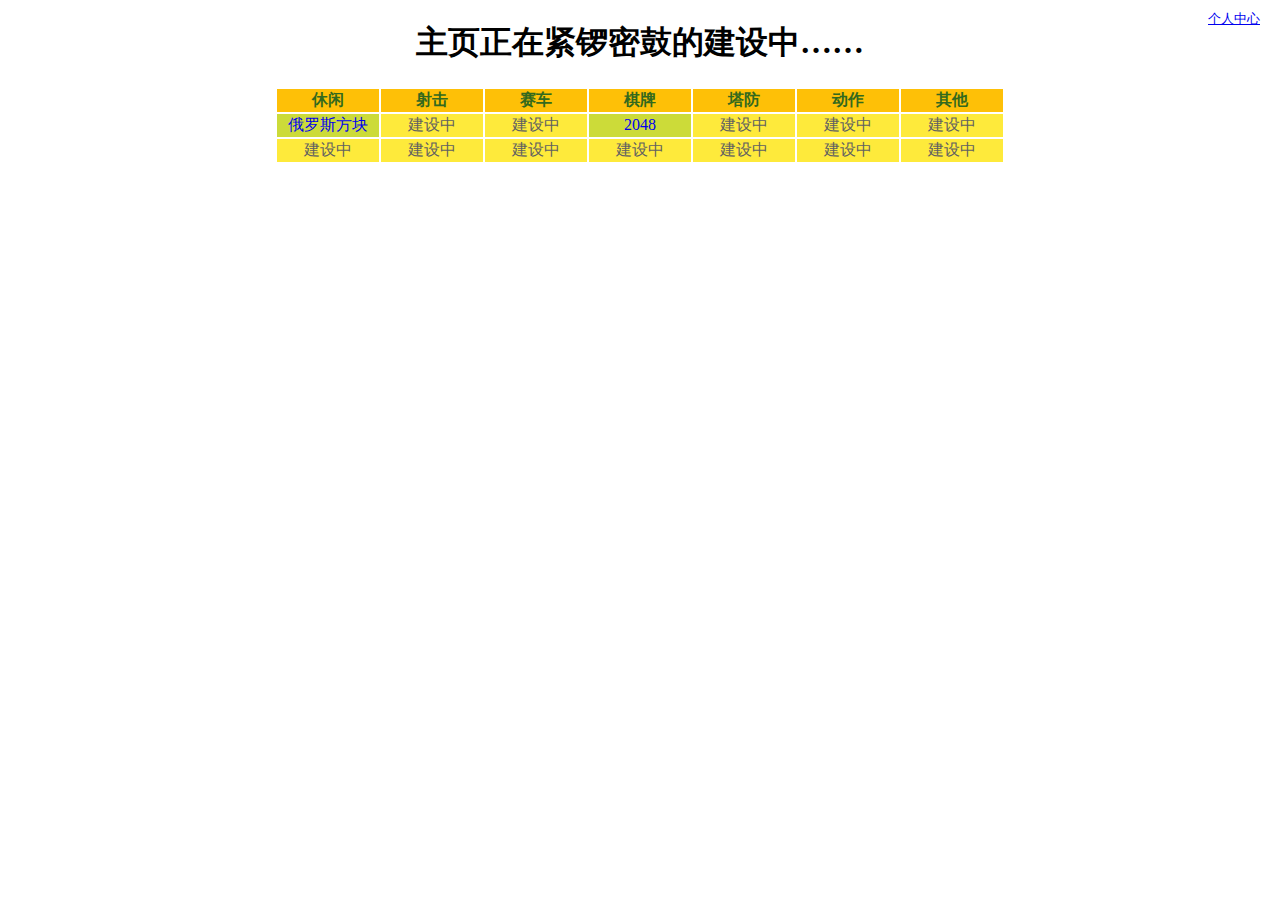
<file: index.html>
<!doctype html>
<html>
	<head>
		<meta charset="utf-8">
		<title>主页</title>
		<script type="text/javascript"> 		
			
		</script>
		<style>
			.gametd{
				margin:10px;
				
				background-color:#CCDB39;
			}
			.gameHref{
				text-decoration: none;
				cursor:url('./img/sword.png'),pointer;
			}
			td:hover{
				background-color:#ff9100;
			}
			#personalCenter{
				position:absolute;
				right:20px;
				top:10px;
				font-size:small;
			}
			table{
				text-align:center;
				text-size:bold;
			}
			th{
				background-color:#FEC007;
				color:#33691e;
			}
			td{
				background-color:#FEEA3B;
				margin:20px;
				width:100px;
				color:#616161;
			}
			
			
		</style>
	</head>
	<body>  
		<div>
			<center>
			<h1>主页正在紧锣密鼓的建设中……</h1>
				<table>
					<tr>
						<th>休闲</th>
						<th>射击</th>
						<th>赛车</th>
						<th>棋牌</th>
						<th>塔防</th>
						<th>动作</th>
						<th>其他</td>
						
					</tr>
					<tr>
						<td  title="经典好玩的俄罗斯方块游戏" class="gametd"><a href="俄罗斯方块/俄罗斯方块.html" class="gameHref">俄罗斯方块</a></td>
						<td>建设中</td>
						<td>建设中</td>
						<td  title="紧张刺激的2048游戏" class="gametd"><a href="2048/2048.html" class="gameHref">2048</a></td>
						<td>建设中</td>
						<td>建设中</td>
						<td>建设中</td>
					</tr>
					<tr>
						<td>建设中</td>
						<td>建设中</td>
						<td>建设中</td>
						<td>建设中</td>
						<td>建设中</td>
						<td>建设中</td>
						<td>建设中</td>
					</tr>
					
				</table>
			</center>
		</div>
		<div id="personalCenter">
			<a href="登录界面.html" >个人中心</a>
		</div>
	</body>
</html>
</file>
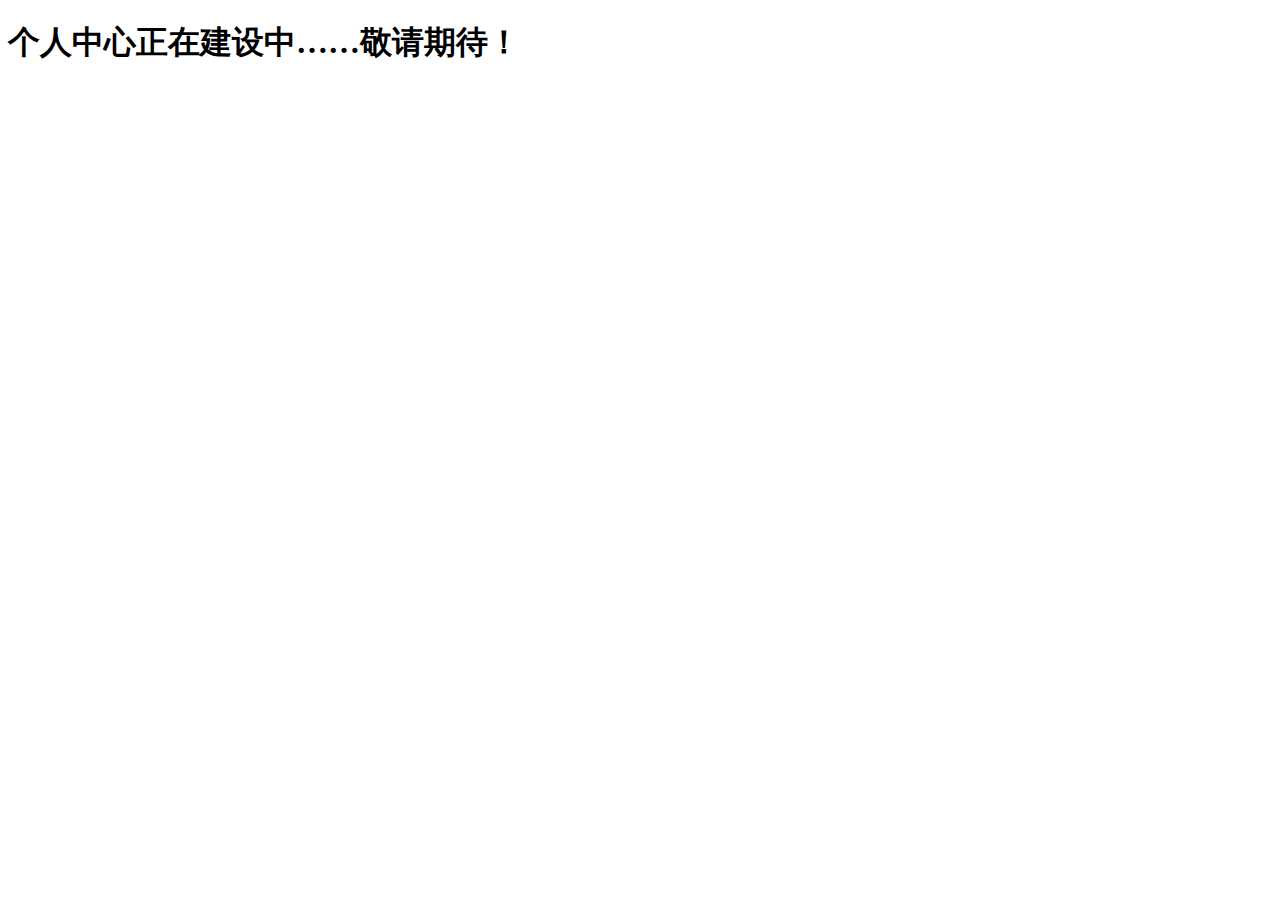
<file: 个人中心.html>
<!doctype html>
<html>
	<head>
		<meta charset="utf-8">
		<title>个人中心</title>
		
		<style>
			
		</style>
		<script type="text/javascript">
		
		</script>
	</head>
	<body>
		<h1>个人中心正在建设中……敬请期待！</h1><br>
		
	</body>
<html>
</file>
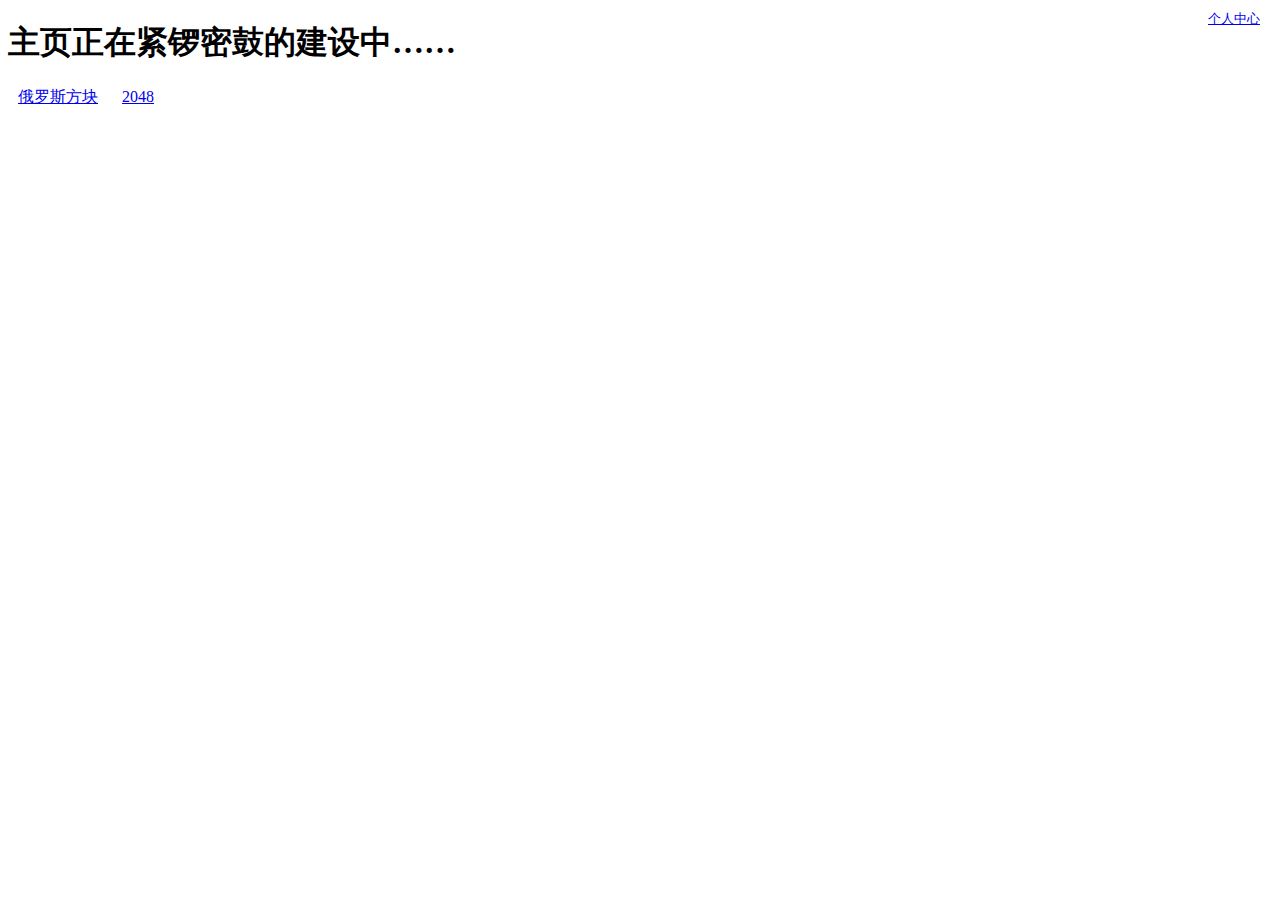
<file: 主页.html>
<!doctype html>
<html>
	<head>
		<meta charset="utf-8">
		<title>主页</title>
		<script type="text/javascript"> 		
			
		</script>
		<style>
			.gameHref{
				margin:10px;
			}
			#personalCenter{
				position:absolute;
				right:20px;
				top:10px;
				font-size:small;
			}
		</style>
	</head>
	<body>  
		<h1>主页正在紧锣密鼓的建设中……</h1>
		<div>
			<span>
				<a href="俄罗斯方块/俄罗斯方块.html" class="gameHref">俄罗斯方块</a>
				<a href="2048/2048.html" class="gameHref">2048</a>
			</span>
		</div>
		<div id="personalCenter">
			<a href="个人中心.html">个人中心</a>
		</div>
	</body>
</html>
</file>
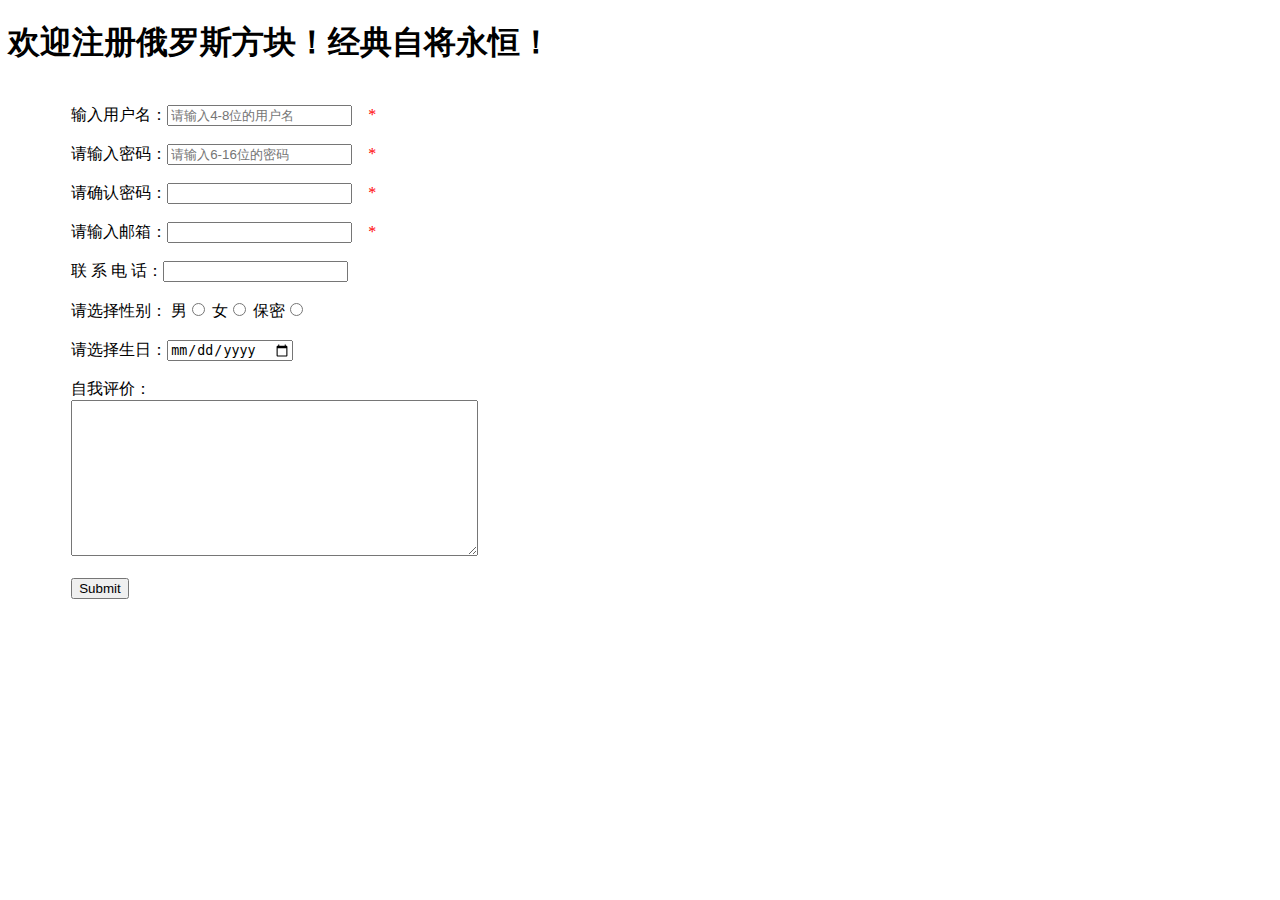
<file: 注册界面.html>
<!doctype html>
<html>
	<head>
		<meta charset="utf-8">
		<title>注册游戏</title>
		
		<style>
			#registerForm{
				margin-left:5%;
			}
			label{
				color:red;
				margin-left:1%;
			}
		</style>
		<script type="text/javascript">
		
			var userNameFlag=false;
			var passwordFlag=false;
			var repasswordFlag=false;
			var emailFlag=false;
			var phoneFlag=true;
			
			function validUserName(){//验证用户名
				var ele=document.getElementById("userName");
				var text=ele.value;
				var reg=new RegExp("^.{4,8}$");
				var label=document.getElementById("userNameLabel");
				if(!reg.test(text)){
					label.style="color:red";
					label.innerHTML="用户名格式错误！";
					userNameFlag=false;
					}
				else {
					label.style="color:green";
					label.innerHTML="√";
					userNameFlag=true;
				}
			}
			function validUserPassword(){//验证密码格式
                var text=document.getElementById("password").value;
                var reg = new RegExp("^.{6,16}$");
                
                var label=document.getElementById("passwordLabel");
				if(!reg.test(text)){
					label.style="color:red";
					label.innerHTML="密码格式错误！";
					passwordFlag=false;
					}
				else {
					label.style="color:green";
					label.innerHTML="√";
					passwordFlag=true;
				}
			}
			function validRepassword(){//验证两次密码是否一致格式
				var label=document.getElementById("repasswordLabel");
				if(document.getElementById("password").value != document.getElementById("repassword").value){
					label.style="color:red";
					label.innerHTML="两次密码不一致！";
					repasswordFlag=false;
					}
				else {
					label.style="color:green";
					label.innerHTML="√";
					repasswordFlag=true;
				}
			}
			function validEmail(){//验证邮箱
				var etext=document.getElementById("email").value;
				var reg=new RegExp("^[0-9A-Za-zd]+([-_.][0-9A-Za-zd]+)*@([0-9A-Za-zd]+[-.])+[0-9A-Za-zd]{2,5}$");
				var label=document.getElementById("emailLabel");
				if(!reg.test(etext)){
					label.style="color:red";
					label.innerHTML="邮箱格式不正确！";
					emailFlag=false;
				}
				else{
					label.style="color:green";
					label.innerHTML="√";
					emailFlag=true;
				}	
			}
			function validPhone(){
				var etext=document.getElementById("phone").value;
				var reg=new RegExp("^1[0-9]{10}$");
				var label=document.getElementById("phoneLabel");
				if(!reg.test(etext)){
					label.style="color:red";
					label.innerHTML="手机号码格式不正确！";
					phoneFlag=false;
				}
				else{
					label.style="color:green";
					label.innerHTML="√";
					phoneFlag=true;
				}	
			}
			function valid(){//提交按钮验证函数
				if(!userNameFlag || !passwordFlag || !repasswordFlag || !emailFlag ||!phoneFlag){
					alert("您填写的数据格式不正确，请核对后重新提交！");
					return false;
				}
				return true;
			}
		</script>
	</head>
	<body>
		<h1>欢迎注册俄罗斯方块！经典自将永恒！</h1><br>
		<form id="registerForm" action="./登录界面.html" method="post" onsubmit="return valid()">	
		
			输入用户名：<input id="userName" type="text" maxlength="8" onblur="validUserName()" placeholder="请输入4-8位的用户名"></input>
			<label id="userNameLabel" 	for="userName">*</label><br><br>
			请输入密码：<input id="password" type="password" maxlength="16" onblur="validUserPassword()" placeholder="请输入6-16位的密码"></input>
			<label id="passwordLabel" 	for="password">*</label><br><br>
			请确认密码：<input id="repassword" type="password" maxlength="16" onblur="validRepassword()"></input>	
			<label id="repasswordLabel" for="repassword">*</label><br><br>
			请输入邮箱：<input id="email" type="email" maxlength="20" onblur="validEmail()"></input>			
			<label id="emailLabel" for="email">*</label><br><br>
			联 系 电 话：<input id="phone" type="tel" maxlength="11" onblur="validPhone()"></input>			
			<label id="phoneLabel" for="phone"></label><br><br>
			请选择性别：
			男<input type="radio" name="sex" value="man"></input>
			女<input type="radio" name="sex" value="woman"></input>
			保密<input type="radio" name="sex" value="unknow"></input><br><br>
			请选择生日：<input type="date"></input><br><br>
			自我评价：<br><textarea rows="10" cols="48"></textarea><br><br>
			<input type="submit"></input>
			
		</form>
	</body>
<html>
</file>
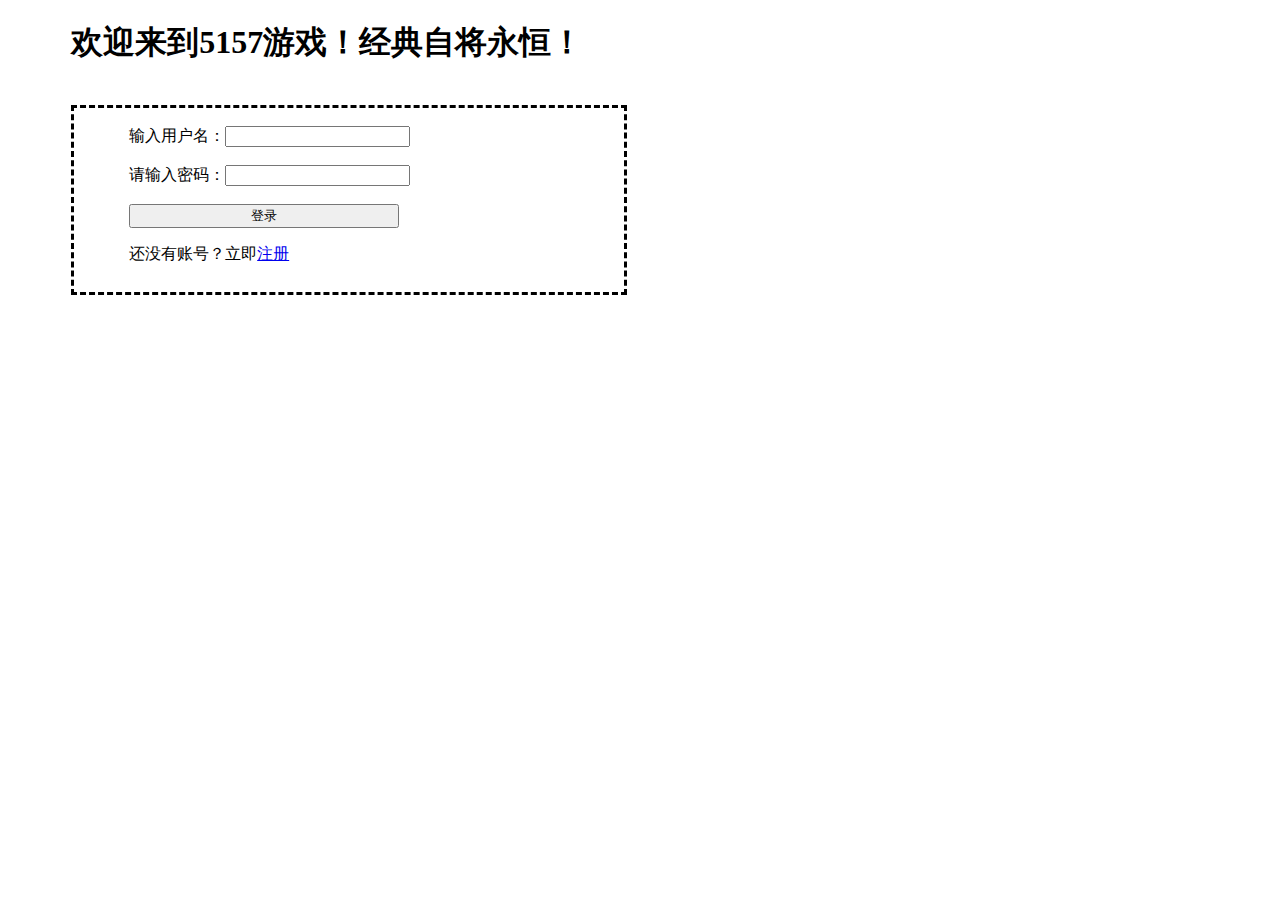
<file: 登录界面.html>
<!doctype html>
<html>
	<head>
		<meta charset="utf-8">
		<title>登录游戏</title>
		<script type="text/javascript">
			var userNameFlag=false;
			var passwordFlag=false;
			
			
			function validUserName(){
				var ele=document.getElementById("userName");
				var text=ele.value;
				var reg=new RegExp("^.{4,8}$");
				//使用正则表达式验证用户名
				var label=document.getElementById("userNameLable");
				if(!reg.test(text)){
					label.innerHTML="用户名格式错误！";
					userNameFlag=false;
					}
				else {
					label.innerHTML="";
					userNameFlag=true;
				}
			}
			function validUserPassword(){
                var text=document.getElementById("password").value;
                var reg = new RegExp("^.{6,16}$");
                //使用正则表达式验证密码
                var label=document.getElementById("passwordLable");
				if(!reg.test(text)){
					label.innerHTML="密码格式错误！";
					passwordFlag=false;
					}
				else {
					label.innerHTML="";
					passwordFlag=true;
				}
			}
			function valid(){
				
				if(!userNameFlag || !passwordFlag){
					alert("用户名或密码格式错误！");
					return false;
				}
				return true;
			}
		</script>
		<style>
			#submit{
				width:270px;
			}
			#login{
				margin-left:5%;
				border-style:dashed;
				width:550px;
				text-align:left;
			}
			#logform{
				margin-left:10%;
				margin-top:0%;
				margin-bottom:5%;
				margin-right:10%;
			}
			label{
				color:red;
				margin-left:2%;
			}
			h1{
				margin-left:5%;
			}
		</style>
	</head>
	<body>
		<h1>欢迎来到5157游戏！经典自将永恒！</h1><br>
		<div id="login">	
			<form id="logform"  action="./index.html" method="post" onsubmit="return valid()">
				<br>
				输入用户名：<input type="text"     id="userName" onblur="validUserName()"      maxlength="8"></input><label id="userNameLable" for="userName"></label><br><br>
				请输入密码：<input type="password" id="password" onblur="validUserPassword()" maxlength="16"></input><label id="passwordLable" for="password"></label><br><br>
				<input  id="submit" type="submit" value="登录"></input>
				<p id="register">还没有账号？立即<a href="注册界面.html">注册</a></p>
			</form>
			
		</div>
		
	</body>
<html>
</file>
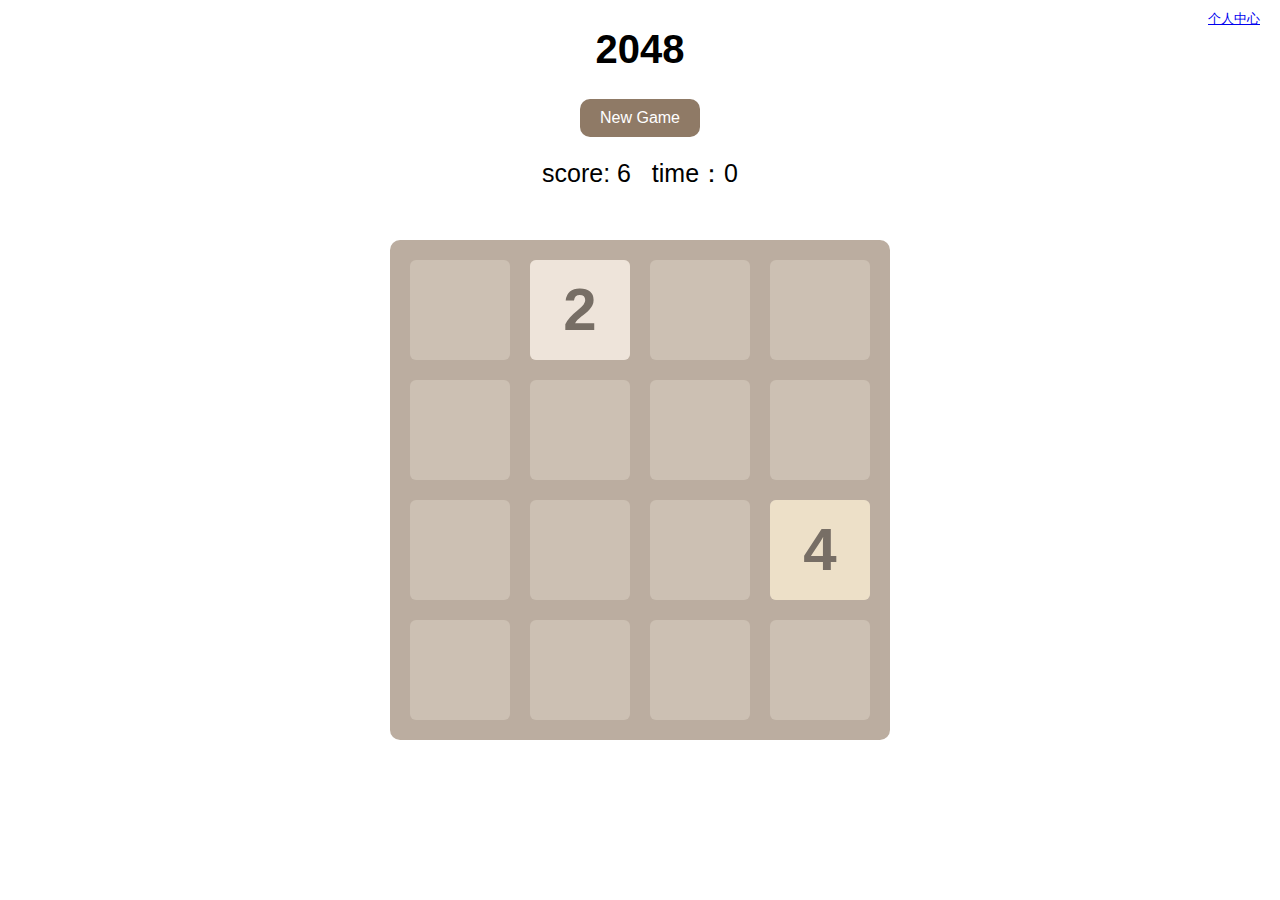
<file: 2048/2048.html>
<!doctype html>
<html>
	<head>
		<meta charset="utf-8">
		<title>2048小游戏</title>
		<link rel="stylesheet" type="text/css" href="2048.css">
		<script type="text/javascript" src="jquery-1.11.0.js"></script>
		<script type="text/javascript" src="animation.js"></script>
		<script type="text/javascript" src="game.js"></script>
		<script type="text/javascript" src="support.js"></script>
		<script type="text/javascript" src="main.js"></script>
		<style>
			#personalCenter{
				position:absolute;
				right:20px;
				top:10px;
				font-size:small;
			}
		</style>
	</head>
	<body onload="clockID=setInterval('timeOclock()',1000);">
		<header>
			<h1>2048</h1>
			<a href="javascript:newgame();" id="newgamebutton">New Game</a>
			<p>score:<span id="score">0</span>&nbsp&nbsp time：<span id="time">0</span></p>
		</header>
		<div id="grid-container">
			<div class="grid-cell" id="grid-cell-0-0"></div>
			<div class="grid-cell" id="grid-cell-0-1"></div>
			<div class="grid-cell" id="grid-cell-0-2"></div>
			<div class="grid-cell" id="grid-cell-0-3"></div>
			
			<div class="grid-cell" id="grid-cell-1-0"></div>
			<div class="grid-cell" id="grid-cell-1-1"></div>
			<div class="grid-cell" id="grid-cell-1-2"></div>
			<div class="grid-cell" id="grid-cell-1-3"></div>
			
			<div class="grid-cell" id="grid-cell-2-0"></div>
			<div class="grid-cell" id="grid-cell-2-1"></div>
			<div class="grid-cell" id="grid-cell-2-2"></div>
			<div class="grid-cell" id="grid-cell-2-3"></div>
			
			<div class="grid-cell" id="grid-cell-3-0"></div>
			<div class="grid-cell" id="grid-cell-3-1"></div>
			<div class="grid-cell" id="grid-cell-3-2"></div>
			<div class="grid-cell" id="grid-cell-3-3"></div>
		</div>
		<div id="personalCenter">
			<a href="个人中心.html">个人中心</a>
		</div>
	</body>
</html>
</file>
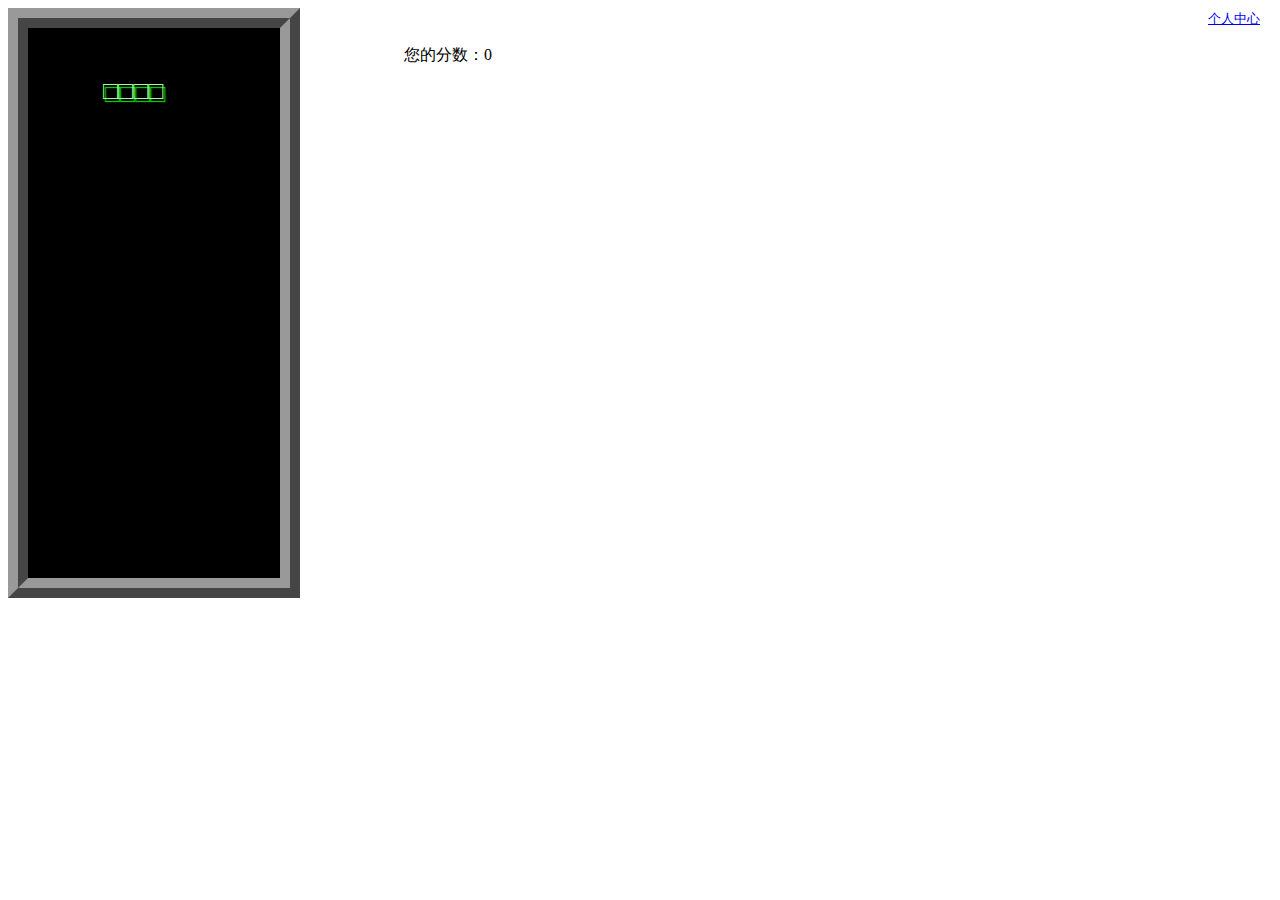
<file: 俄罗斯方块/俄罗斯方块.html>
<!doctype html>
<html>
	<head>
		<meta charset="utf-8">
		<title>经典的俄罗斯方块</title>
		<script type="text/javascript"> 		
			var map=eval("["+Array(23).join("0x801,")+"0xfff]");  
			var tatris=[[0x6600],[0x2222,0xf00],[0xc600,0x2640],[0x6c00,0x4620],[0x4460,0x2e0,0x6220,0x740],[0x2260,0xe20,0x6440,0x4700],[0x2620,0x720,0x2320,0x2700]];  
			var keycom={"38":"rotate(1)","40":"down()","37":"move(2,1)","39":"move(0.5,-1)"};  
			/*
			*	run是间隔定时器，控制每400毫秒下落一次
			*/
			var dia, pos, bak, run; 
			function start(){  
				dia=tatris[~~(Math.random()*7)];  
				bak=pos={fk:[],y:0,x:4,s:~~(Math.random()*4)};  
				rotate(0);  
			}			
			function over(){//游戏结束 
				document.onkeydown=null;  
				clearInterval(run); 
				alert("游戏结束！");
			}  
			function update(t){  
				bak={fk:pos.fk.slice(0),y:pos.y,x:pos.x,s:pos.s};  
				if(t) return;  
				for(var i=0,a2=""; i<22; i++)  
					a2+=map[i].toString(2).slice(1,-1)+"<br/>";  
				for(var i=0,n; i<4; i++)  
					if(/([^0]+)/.test(bak.fk[i].toString(2).replace(/1/g,"\u25a1")))  
						a2=a2.substr(0,n=(bak.y+i+1)*15-RegExp.$_.length-4)+RegExp.$1+a2.slice(n+RegExp.$1.length);  
				document.getElementById("box").innerHTML=a2.replace(/1/g,"\u25a0").replace(/0/g,"\u3000");  
			}  
			function is(){  
				for(var i=0; i<4; i++)  
					if((pos.fk[i]&map[pos.y+i])!=0) return pos=bak;  
			}  
			function rotate(r){  
				var f=dia[pos.s=(pos.s+r)%dia.length];  
				for(var i=0; i<4; i++)  
					pos.fk[i]=(f>>(12-i*4)&15)<<pos.x;  
				update(is());  
			}  
			function down(){  
				++pos.y;  
				if(is()){  
					for(var i=0; i<4 && pos.y+i<22; i++)  
						if((map[pos.y+i]|=pos.fk[i])==0xfff)  
							map.splice(pos.y+i,1), map.unshift(0x801);  
					if(map[1]!=0x801) return over();  
					start();  
				}  
				update();  
			}  
			function move(t,k){  
				pos.x+=k;  
				for(var i=0; i<4; i++)  
					pos.fk[i]*=t;  
				update(is());  
			}  
			document.onkeydown=function(e){  
				eval(keycom[(e?e:event).keyCode]);  
			};
			function init(){
				start();  
				run=setInterval("down()",400);
			}
			  
		</script>
		<style>
			#personalCenter{
				position:absolute;
				right:20px;
				top:10px;
				font-size:small;
			}
			#scoreA{
				margin-left:20px;
			}
			#messagePanel{
				position:absolute;
				left:30%;
				top:5%;
			}
		</style>
	</head>
	<body onload="init()">  
		<div 
			id="box"
			style="width:252px;font:25px/25px 宋体;background:#000;color:#9f9;border:#999 20px ridge;text-shadow:2px 3px 1px #0f0;">
		</div> 
		<div id="messagePanel">
			<a id="scoreA">您的分数：</a><a id="score">0<a>
		</div>
		<div id="personalCenter">
			<a href="个人中心.html">个人中心</a>
		</div>
		
	</body>
</html>
</file>
<file: 2048/2048.css>
header{
	display:block;
	margin:0 auto;
	/*　上面的margin属性设置了两个值，
	第一个值是上下边距，第二个值就是左右边距。
	当元素的定义了width属性时，auto还能实现居中的效果。*/
	width:100%;
	text-align:center;
}
header h1{
	font-family:Arial;
	font-size:40px;
	font-weight:bold;
	
}
header #newgamebutton {
    display: block;
    margin: 20px auto;
    width: 100px;
    padding: 10px 10px;
    background-color: #8f7a66;
    font-family: Arial;
    color: white;
    border-radius: 10px;
	/*清除<a>自带的下划线*/
    text-decoration: none;
}
header #newgamebutton:hover {
    background-color: #9f8b77;

}
header p{
    font-family: Arial;
    font-size: 25px;
    margin: 20px auto;
}
/*
	以上的部分是header的样式，包括2048标题，new game button的样式和鼠标悬停样式，还有score样式
*/
#grid-container {/*这个是大格子的样式*/
    width: 460px;
    height: 460px;
    padding: 20px;
    margin: 50px auto;
    background-color: #bbada0;
    border-radius: 10px;
    position: relative;
}
.grid-cell {/*这个是16个小格子的样式*/
    width: 100px;
    height: 100px;
    border-radius: 6px;
    background-color: #ccc0b3;
    position: absolute;
}
.number-cell {/*这个是16个数字小格子的样式*/
    border-radius: 6px;
    font-family: Arial;
    font-weight: bold;
    font-size: 60px;
    line-height: 100px;
    text-align: center;
    position: absolute;
}
</file>
